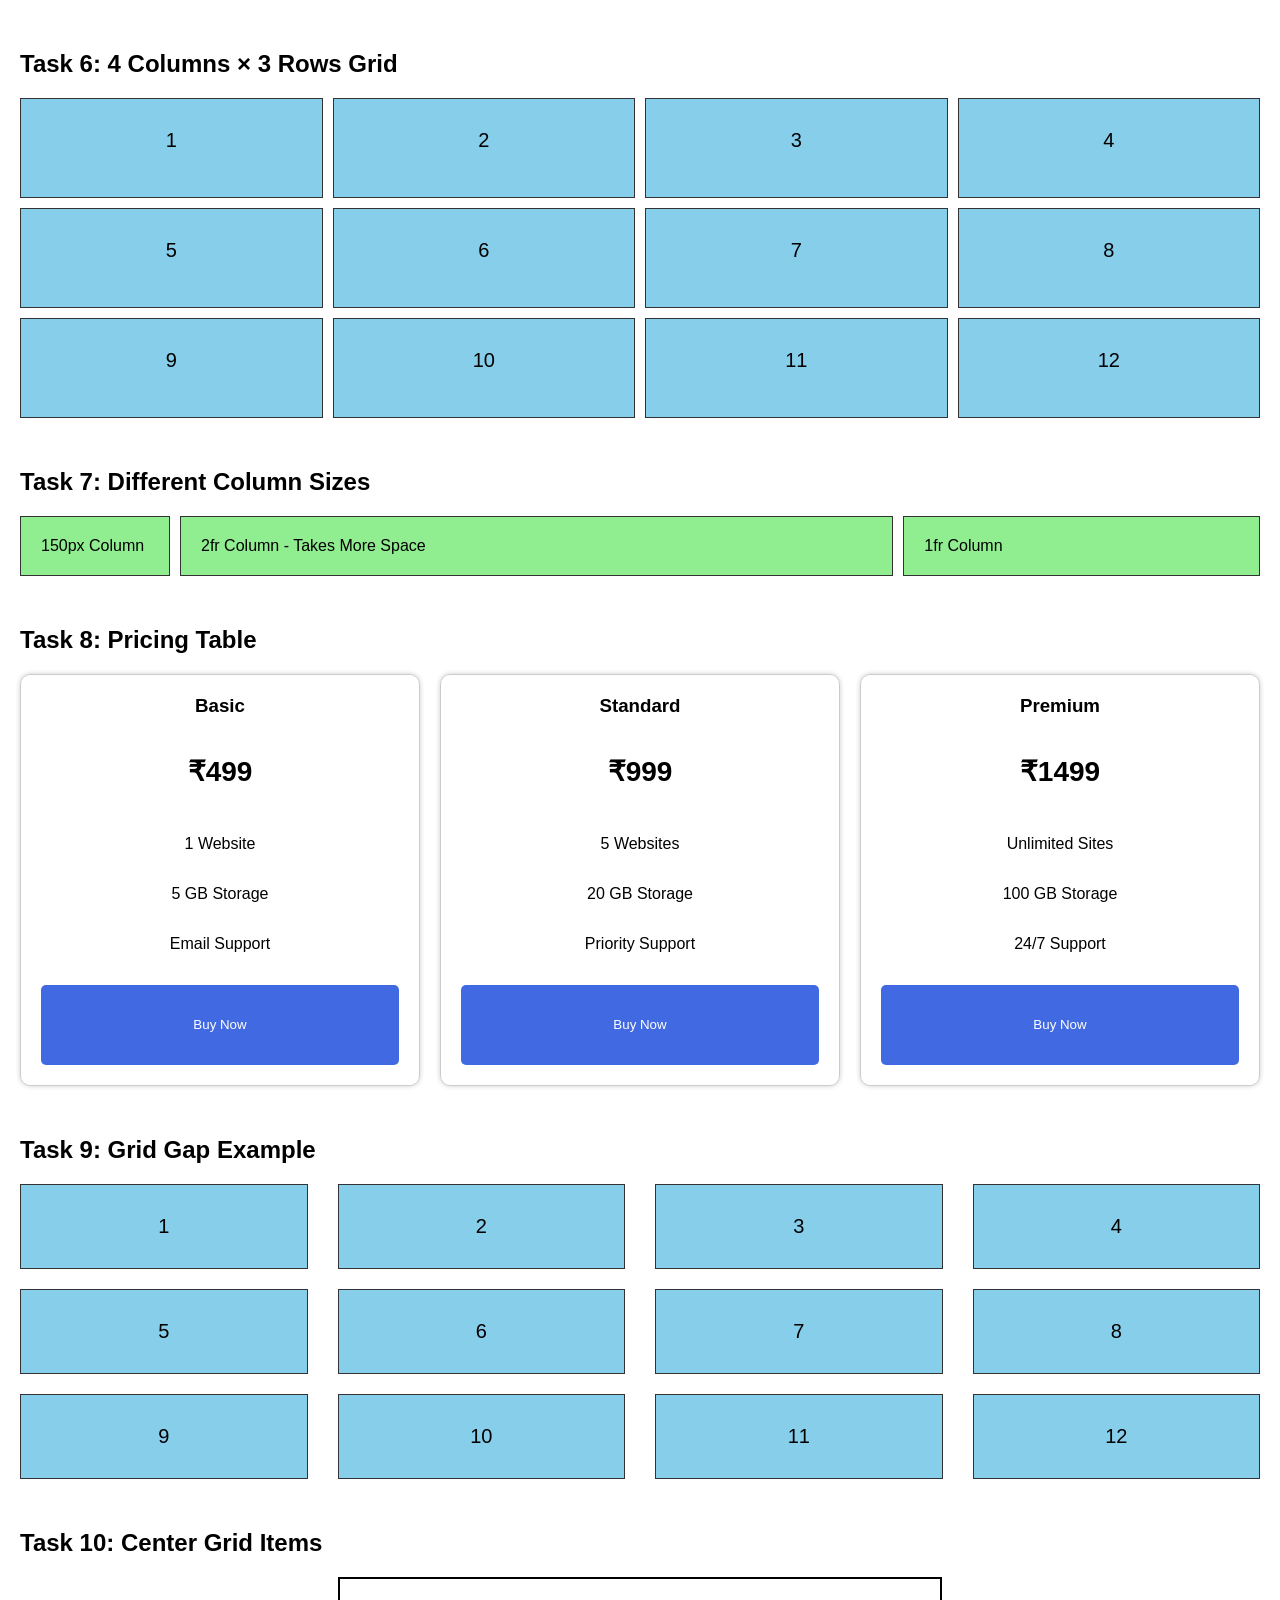
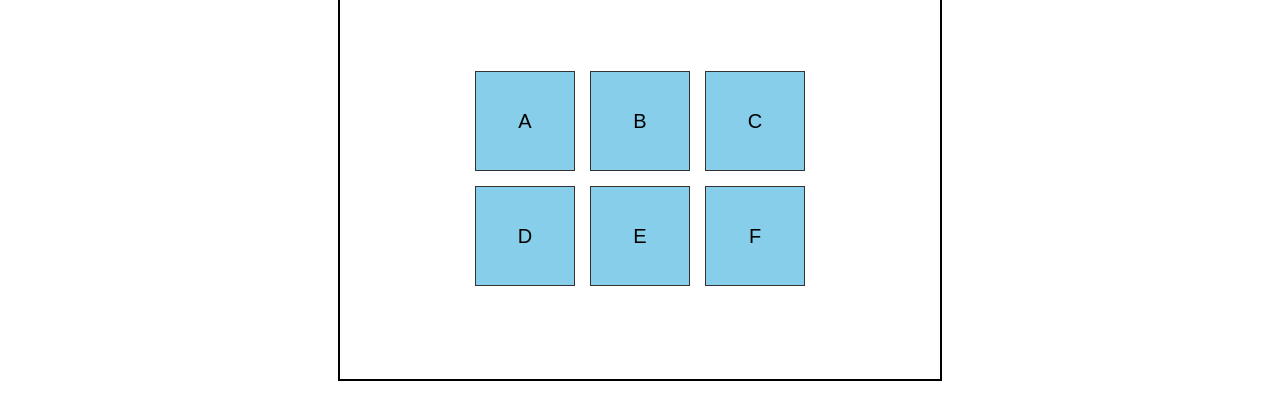
<file: grid2.html>
<!DOCTYPE html>
<html lang="en">
<head>
<meta charset="UTF-8">
<meta name="viewport" content="width=device-width, initial-scale=1.0">
<title>CSS Grid Tasks 6-10</title>

<style>

body{
    font-family: Arial, sans-serif;
    margin:20px;
}

h2{
    margin-top:50px;
}

/* Common Box */
.box{
    background: skyblue;
    border:1px solid #333;
    padding:30px;
    text-align:center;
    font-size:20px;
}

/* =========================
   Task 6
========================= */

.task6{
    display:grid;
    grid-template-columns:repeat(4,1fr);
    grid-template-rows:repeat(3,100px);
    gap:10px;
}

/* =========================
   Task 7
========================= */

.task7{
    display:grid;
    grid-template-columns:150px 2fr 1fr;
    gap:10px;
}

.task7 div{
    background:lightgreen;
    padding:20px;
    border:1px solid #333;
}

/* =========================
   Task 8
========================= */

.pricing{
    display:grid;
    grid-template-columns:repeat(3,1fr);
    gap:20px;
}

.plan{
    border:1px solid #ccc;
    text-align:center;
    padding:20px;
    border-radius:10px;
    box-shadow:0 0 5px rgba(0,0,0,0.2);

    display:grid;
    grid-template-rows:60px 80px 50px 50px 50px 80px;
}

.plan h3{
    margin:0;
}

.price{
    font-size:28px;
    font-weight:bold;
}

.btn{
    background:royalblue;
    color:white;
    border:none;
    padding:10px;
    border-radius:5px;
    cursor:pointer;
}

/* =========================
   Task 9
========================= */

.task9{
    display:grid;
    grid-template-columns:repeat(4,1fr);

    row-gap:20px;
    column-gap:30px;
}

/* =========================
   Task 10
========================= */

.task10{
    width:600px;
    height:400px;

    display:grid;
    grid-template-columns:repeat(3,100px);
    grid-template-rows:repeat(2,100px);

    justify-content:center;
    align-content:center;

    border:2px solid black;
    margin:auto;
    gap:15px;
}

.task10 .box{
    display:flex;
    justify-content:center;
    align-items:center;
}

</style>
</head>
<body>

<!-- =========================
Task 6
========================= -->

<h2>Task 6: 4 Columns × 3 Rows Grid</h2>

<div class="task6">
    <div class="box">1</div>
    <div class="box">2</div>
    <div class="box">3</div>
    <div class="box">4</div>
    <div class="box">5</div>
    <div class="box">6</div>
    <div class="box">7</div>
    <div class="box">8</div>
    <div class="box">9</div>
    <div class="box">10</div>
    <div class="box">11</div>
    <div class="box">12</div>
</div>

<!-- =========================
Task 7
========================= -->

<h2>Task 7: Different Column Sizes</h2>

<div class="task7">
    <div>150px Column</div>
    <div>2fr Column - Takes More Space</div>
    <div>1fr Column</div>
</div>

<!-- =========================
Task 8
========================= -->

<h2>Task 8: Pricing Table</h2>

<div class="pricing">

    <div class="plan">
        <h3>Basic</h3>
        <div class="price">₹499</div>
        <div>1 Website</div>
        <div>5 GB Storage</div>
        <div>Email Support</div>
        <button class="btn">Buy Now</button>
    </div>

    <div class="plan">
        <h3>Standard</h3>
        <div class="price">₹999</div>
        <div>5 Websites</div>
        <div>20 GB Storage</div>
        <div>Priority Support</div>
        <button class="btn">Buy Now</button>
    </div>

    <div class="plan">
        <h3>Premium</h3>
        <div class="price">₹1499</div>
        <div>Unlimited Sites</div>
        <div>100 GB Storage</div>
        <div>24/7 Support</div>
        <button class="btn">Buy Now</button>
    </div>

</div>

<!-- =========================
Task 9
========================= -->

<h2>Task 9: Grid Gap Example</h2>

<div class="task9">
    <div class="box">1</div>
    <div class="box">2</div>
    <div class="box">3</div>
    <div class="box">4</div>
    <div class="box">5</div>
    <div class="box">6</div>
    <div class="box">7</div>
    <div class="box">8</div>
    <div class="box">9</div>
    <div class="box">10</div>
    <div class="box">11</div>
    <div class="box">12</div>
</div>

<!-- =========================
Task 10
========================= -->

<h2>Task 10: Center Grid Items</h2>

<div class="task10">
    <div class="box">A</div>
    <div class="box">B</div>
    <div class="box">C</div>
    <div class="box">D</div>
    <div class="box">E</div>
    <div class="box">F</div>
</div>

</body>
</html>
</file>
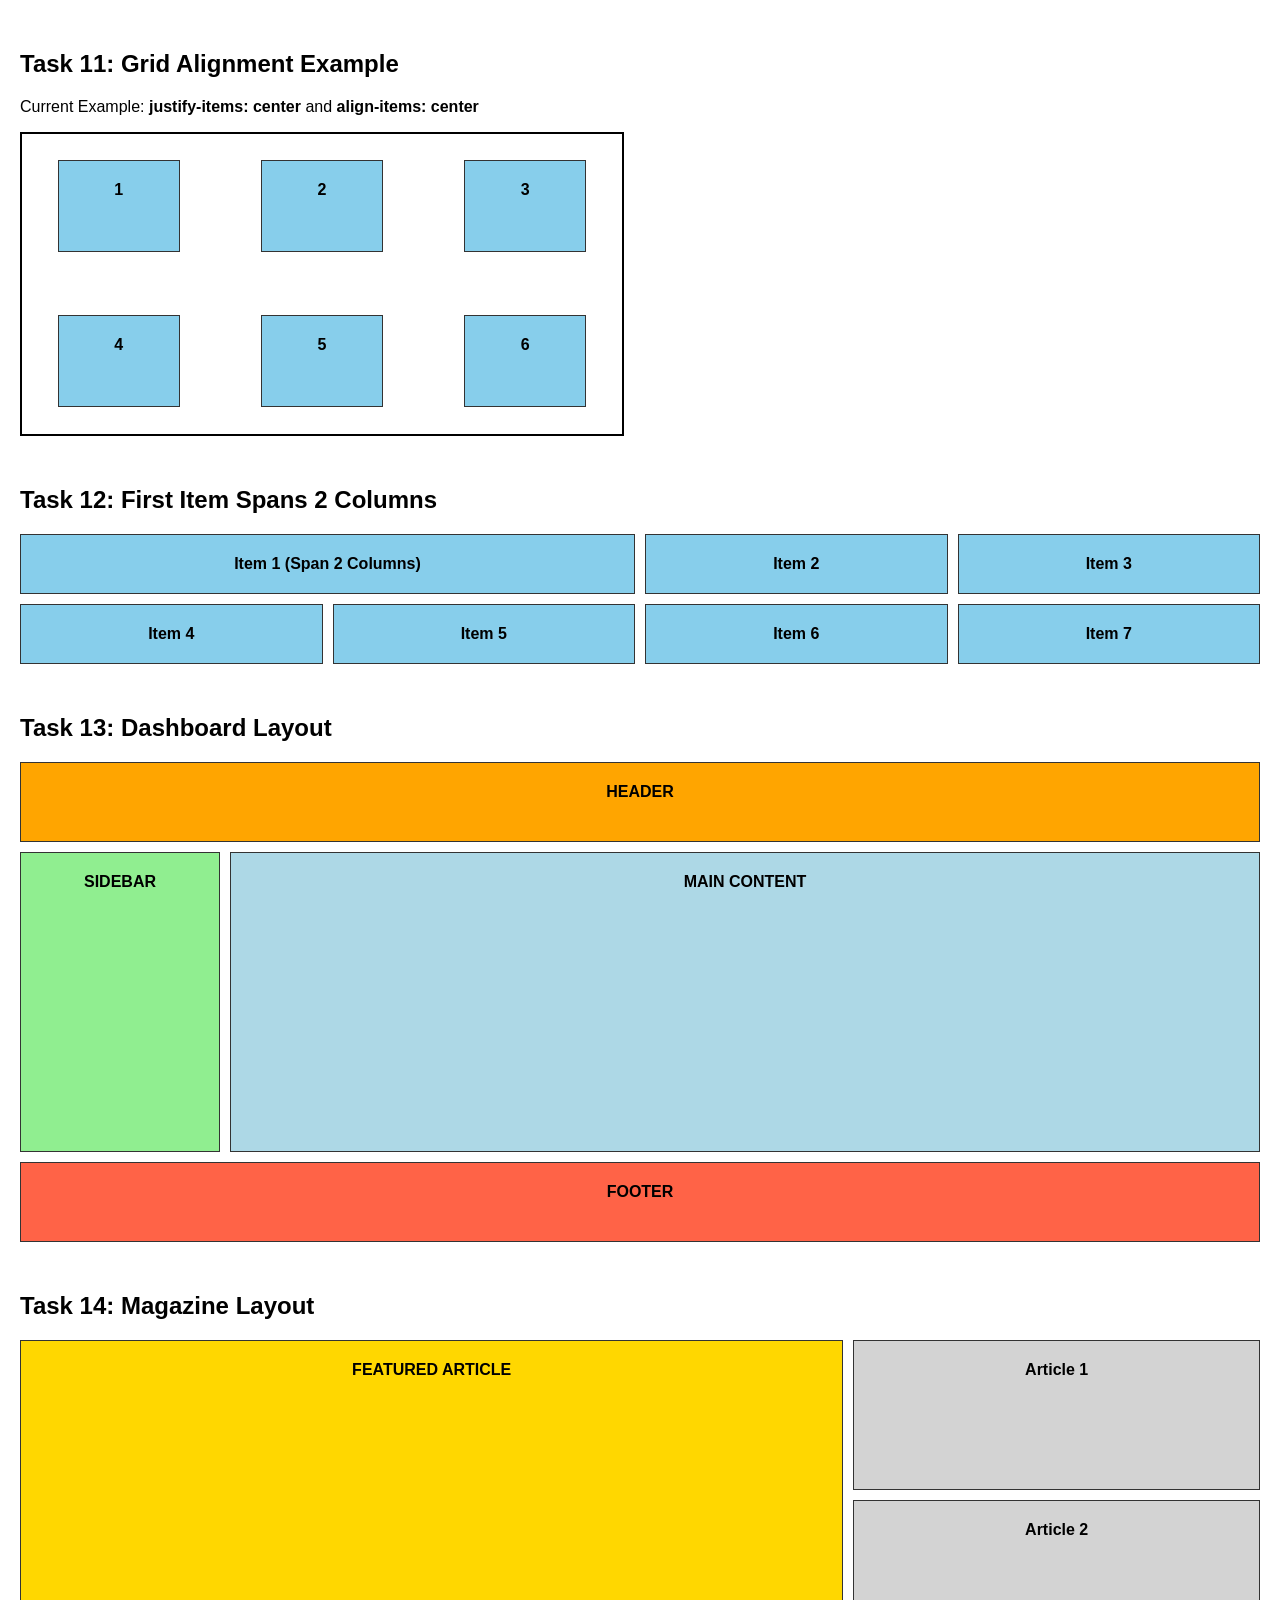
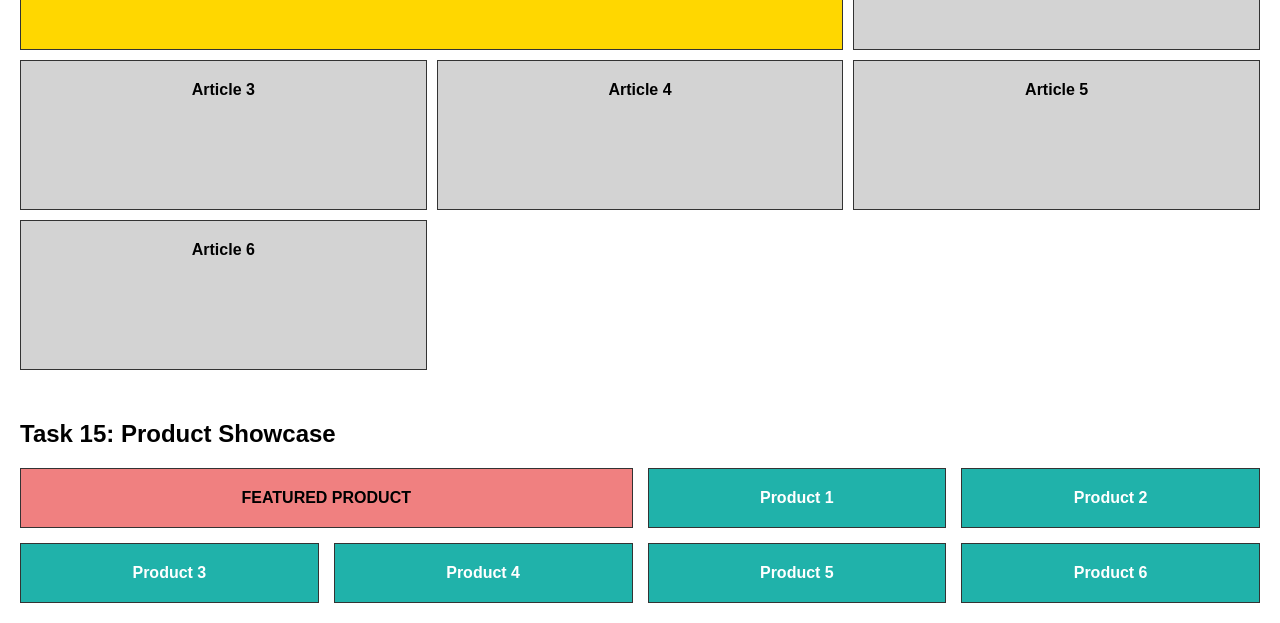
<file: grid3.html>
<!DOCTYPE html>
<html lang="en">
<head>
<meta charset="UTF-8">
<meta name="viewport" content="width=device-width, initial-scale=1.0">
<title>CSS Grid Tasks 11-15</title>

<style>

body{
    font-family: Arial, sans-serif;
    margin:20px;
}

h2{
    margin-top:50px;
}

/* Common Box */
.box{
    background:skyblue;
    border:1px solid #333;
    padding:20px;
    text-align:center;
    font-weight:bold;
}

/* =========================
   Task 11
========================= */

.alignment-grid{
    width:600px;
    height:300px;
    border:2px solid black;

    display:grid;
    grid-template-columns:repeat(3,1fr);
    grid-template-rows:repeat(2,1fr);

    justify-items:center;
    align-items:center;
    gap:10px;
}

.alignment-grid .box{
    width:80px;
    height:50px;
}

/* =========================
   Task 12
========================= */

.task12{
    display:grid;
    grid-template-columns:repeat(4,1fr);
    gap:10px;
}

.task12 .span2{
    grid-column:span 2;
}

/* =========================
   Task 13
========================= */

.dashboard{
    display:grid;
    grid-template-columns:200px 1fr 1fr;
    grid-template-rows:80px 300px 80px;
    gap:10px;
}

.header{
    grid-column:1 / 4;
    background:orange;
}

.sidebar{
    background:lightgreen;
}

.main{
    grid-column:2 / 4;
    background:lightblue;
}

.footer{
    grid-column:1 / 4;
    background:tomato;
}

/* =========================
   Task 14
========================= */

.magazine{
    display:grid;
    grid-template-columns:repeat(3,1fr);
    grid-auto-rows:150px;
    gap:10px;
}

.featured{
    grid-column:span 2;
    grid-row:span 2;
    background:gold;
}

.article{
    background:lightgray;
}

/* =========================
   Task 15
========================= */

.products{
    display:grid;
    grid-template-columns:repeat(4,1fr);
    gap:15px;
}

.featured-product{
    grid-column:span 2;
    background:lightcoral;
}

.product{
    background:lightseagreen;
    color:white;
}

</style>
</head>
<body>

<!-- =========================
Task 11
========================= -->

<h2>Task 11: Grid Alignment Example</h2>

<p>
Current Example:
<b>justify-items: center</b> and
<b>align-items: center</b>
</p>

<div class="alignment-grid">
    <div class="box">1</div>
    <div class="box">2</div>
    <div class="box">3</div>
    <div class="box">4</div>
    <div class="box">5</div>
    <div class="box">6</div>
</div>

<!-- =========================
Task 12
========================= -->

<h2>Task 12: First Item Spans 2 Columns</h2>

<div class="task12">
    <div class="box span2">Item 1 (Span 2 Columns)</div>
    <div class="box">Item 2</div>
    <div class="box">Item 3</div>
    <div class="box">Item 4</div>
    <div class="box">Item 5</div>
    <div class="box">Item 6</div>
    <div class="box">Item 7</div>
</div>

<!-- =========================
Task 13
========================= -->

<h2>Task 13: Dashboard Layout</h2>

<div class="dashboard">

    <div class="box header">HEADER</div>

    <div class="box sidebar">
        SIDEBAR
    </div>

    <div class="box main">
        MAIN CONTENT
    </div>

    <div class="box footer">
        FOOTER
    </div>

</div>

<!-- =========================
Task 14
========================= -->

<h2>Task 14: Magazine Layout</h2>

<div class="magazine">

    <div class="box featured">
        FEATURED ARTICLE
    </div>

    <div class="box article">Article 1</div>
    <div class="box article">Article 2</div>
    <div class="box article">Article 3</div>
    <div class="box article">Article 4</div>
    <div class="box article">Article 5</div>
    <div class="box article">Article 6</div>

</div>

<!-- =========================
Task 15
========================= -->

<h2>Task 15: Product Showcase</h2>

<div class="products">

    <div class="box featured-product">
        FEATURED PRODUCT
    </div>

    <div class="box product">Product 1</div>
    <div class="box product">Product 2</div>
    <div class="box product">Product 3</div>
    <div class="box product">Product 4</div>
    <div class="box product">Product 5</div>
    <div class="box product">Product 6</div>

</div>

</body>
</html>
</file>
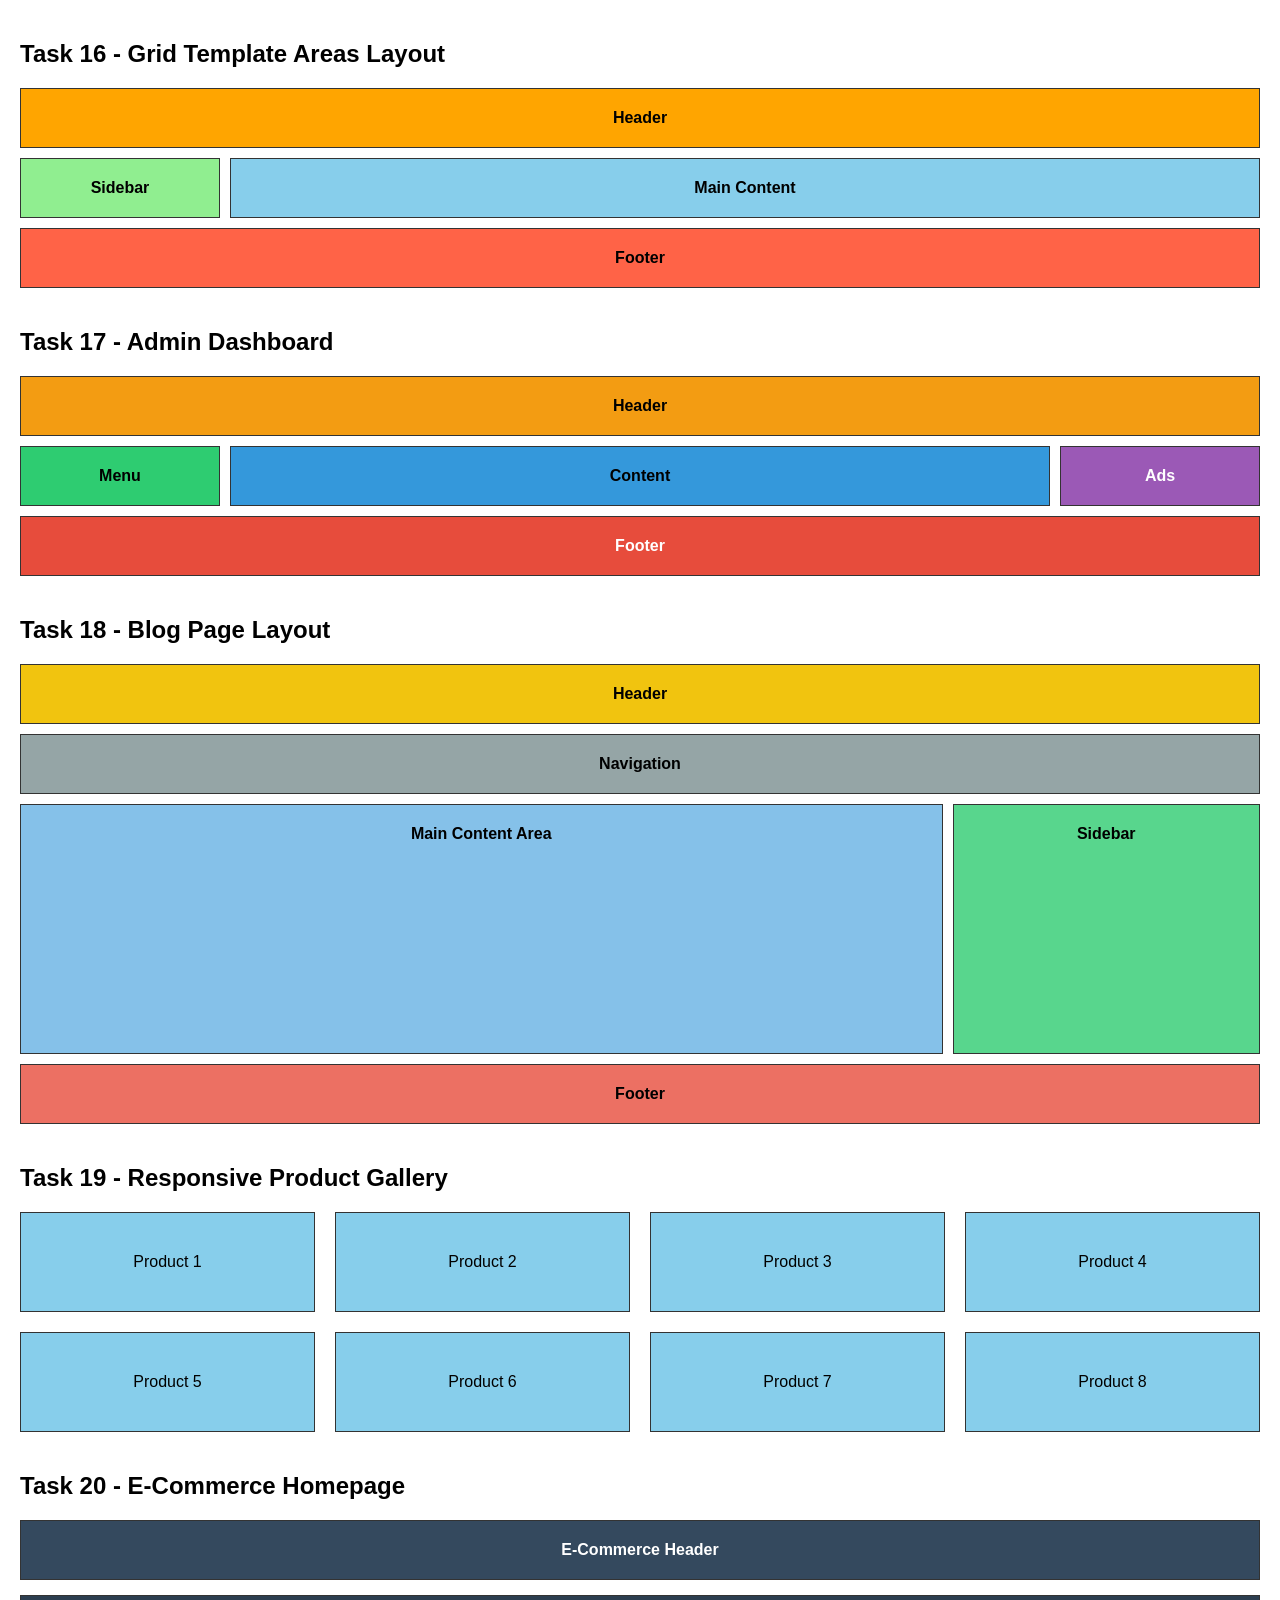
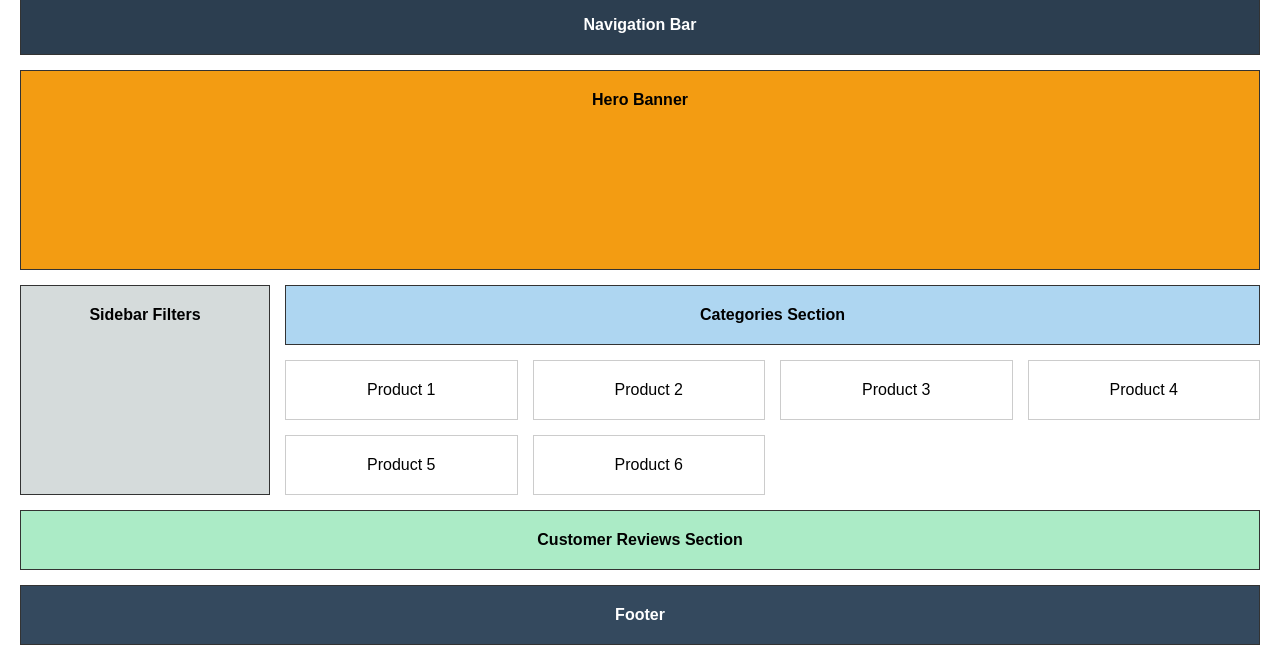
<file: grid4.html>
<!DOCTYPE html>
<html lang="en">
<head>
<meta charset="UTF-8">
<meta name="viewport" content="width=device-width, initial-scale=1.0">
<title>CSS Grid Tasks 16-20</title>

<style>

*{
    margin:0;
    padding:0;
    box-sizing:border-box;
}

body{
    font-family:Arial, sans-serif;
    margin:20px;
}

h2{
    margin:40px 0 20px;
}

/* Common Box */

.box{
    padding:20px;
    text-align:center;
    font-weight:bold;
    border:1px solid #333;
}

/* =================================
   Task 16 - Grid Template Areas
================================= */

.layout16{
    display:grid;
    grid-template-columns:200px 1fr;
    grid-template-areas:
    "header header"
    "sidebar main"
    "sidebar main"
    "footer footer";
    gap:10px;
}

.header16{
    grid-area:header;
    background:orange;
}

.sidebar16{
    grid-area:sidebar;
    background:lightgreen;
}

.main16{
    grid-area:main;
    background:skyblue;
}

.footer16{
    grid-area:footer;
    background:tomato;
}

/* =================================
   Task 17 - Admin Dashboard
================================= */

.dashboard17{
    display:grid;

    grid-template-columns:200px 1fr 200px;

    grid-template-areas:
    "header header header"
    "menu content ads"
    "menu content ads"
    "footer footer footer";

    gap:10px;
}

.header17{
    grid-area:header;
    background:#f39c12;
}

.menu17{
    grid-area:menu;
    background:#2ecc71;
}

.content17{
    grid-area:content;
    background:#3498db;
}

.ads17{
    grid-area:ads;
    background:#9b59b6;
    color:white;
}

.footer17{
    grid-area:footer;
    background:#e74c3c;
    color:white;
}

/* =================================
   Task 18 - Blog Layout
================================= */

.blog18{
    display:grid;

    grid-template-columns:3fr 1fr;

    grid-template-areas:
    "header header"
    "nav nav"
    "main sidebar"
    "footer footer";

    gap:10px;
}

.blog-header{
    grid-area:header;
    background:#f1c40f;
}

.blog-nav{
    grid-area:nav;
    background:#95a5a6;
}

.blog-main{
    grid-area:main;
    background:#85c1e9;
    min-height:250px;
}

.blog-sidebar{
    grid-area:sidebar;
    background:#58d68d;
}

.blog-footer{
    grid-area:footer;
    background:#ec7063;
}

/* =================================
   Task 19 - Responsive Gallery
================================= */

.gallery19{
    display:grid;
    grid-template-columns:repeat(4,1fr);
    gap:20px;
}

.product19{
    background:#87ceeb;
    padding:40px;
    text-align:center;
    border:1px solid #333;
}

/* Tablet */

@media(max-width:768px){

.gallery19{
    grid-template-columns:repeat(2,1fr);
}

}

/* Mobile */

@media(max-width:480px){

.gallery19{
    grid-template-columns:1fr;
}

}

/* =================================
   Task 20 - E-Commerce Homepage
================================= */

.ecommerce{
    display:grid;

    grid-template-columns:250px 1fr;

    grid-template-areas:
    "header header"
    "nav nav"
    "hero hero"
    "sidebar categories"
    "sidebar featured"
    "reviews reviews"
    "footer footer";

    gap:15px;
}

.ec-header{
    grid-area:header;
    background:#34495e;
    color:white;
}

.ec-nav{
    grid-area:nav;
    background:#2c3e50;
    color:white;
}

.ec-hero{
    grid-area:hero;
    background:#f39c12;
    min-height:200px;
}

.ec-sidebar{
    grid-area:sidebar;
    background:#d5dbdb;
}

.ec-categories{
    grid-area:categories;
    background:#aed6f1;
}

.ec-featured{
    grid-area:featured;
}

.featured-grid{
    display:grid;
    grid-template-columns:repeat(auto-fit,minmax(200px,1fr));
    gap:15px;
}

.product-card{
    background:white;
    border:1px solid #ccc;
    padding:20px;
    text-align:center;
}

.ec-reviews{
    grid-area:reviews;
    background:#abebc6;
}

.ec-footer{
    grid-area:footer;
    background:#34495e;
    color:white;
}

/* Responsive Homepage */

@media(max-width:768px){

.ecommerce{

grid-template-columns:1fr;

grid-template-areas:
"header"
"nav"
"hero"
"categories"
"featured"
"sidebar"
"reviews"
"footer";

}

}

</style>
</head>
<body>

<!-- =============================
Task 16
============================= -->

<h2>Task 16 - Grid Template Areas Layout</h2>

<div class="layout16">

<div class="box header16">Header</div>

<div class="box sidebar16">Sidebar</div>

<div class="box main16">Main Content</div>

<div class="box footer16">Footer</div>

</div>

<!-- =============================
Task 17
============================= -->

<h2>Task 17 - Admin Dashboard</h2>

<div class="dashboard17">

<div class="box header17">Header</div>

<div class="box menu17">Menu</div>

<div class="box content17">Content</div>

<div class="box ads17">Ads</div>

<div class="box footer17">Footer</div>

</div>

<!-- =============================
Task 18
============================= -->

<h2>Task 18 - Blog Page Layout</h2>

<div class="blog18">

<div class="box blog-header">Header</div>

<div class="box blog-nav">Navigation</div>

<div class="box blog-main">Main Content Area</div>

<div class="box blog-sidebar">Sidebar</div>

<div class="box blog-footer">Footer</div>

</div>

<!-- =============================
Task 19
============================= -->

<h2>Task 19 - Responsive Product Gallery</h2>

<div class="gallery19">

<div class="product19">Product 1</div>
<div class="product19">Product 2</div>
<div class="product19">Product 3</div>
<div class="product19">Product 4</div>
<div class="product19">Product 5</div>
<div class="product19">Product 6</div>
<div class="product19">Product 7</div>
<div class="product19">Product 8</div>

</div>

<!-- =============================
Task 20
============================= -->

<h2>Task 20 - E-Commerce Homepage</h2>

<div class="ecommerce">

<div class="box ec-header">
    E-Commerce Header
</div>

<div class="box ec-nav">
    Navigation Bar
</div>

<div class="box ec-hero">
    Hero Banner
</div>

<div class="box ec-sidebar">
    Sidebar Filters
</div>

<div class="box ec-categories">
    Categories Section
</div>

<div class="ec-featured">

    <div class="featured-grid">

        <div class="product-card">
            Product 1
        </div>

        <div class="product-card">
            Product 2
        </div>

        <div class="product-card">
            Product 3
        </div>

        <div class="product-card">
            Product 4
        </div>

        <div class="product-card">
            Product 5
        </div>

        <div class="product-card">
            Product 6
        </div>

    </div>

</div>

<div class="box ec-reviews">
    Customer Reviews Section
</div>

<div class="box ec-footer">
    Footer
</div>

</div>

</body>
</html>
</file>
